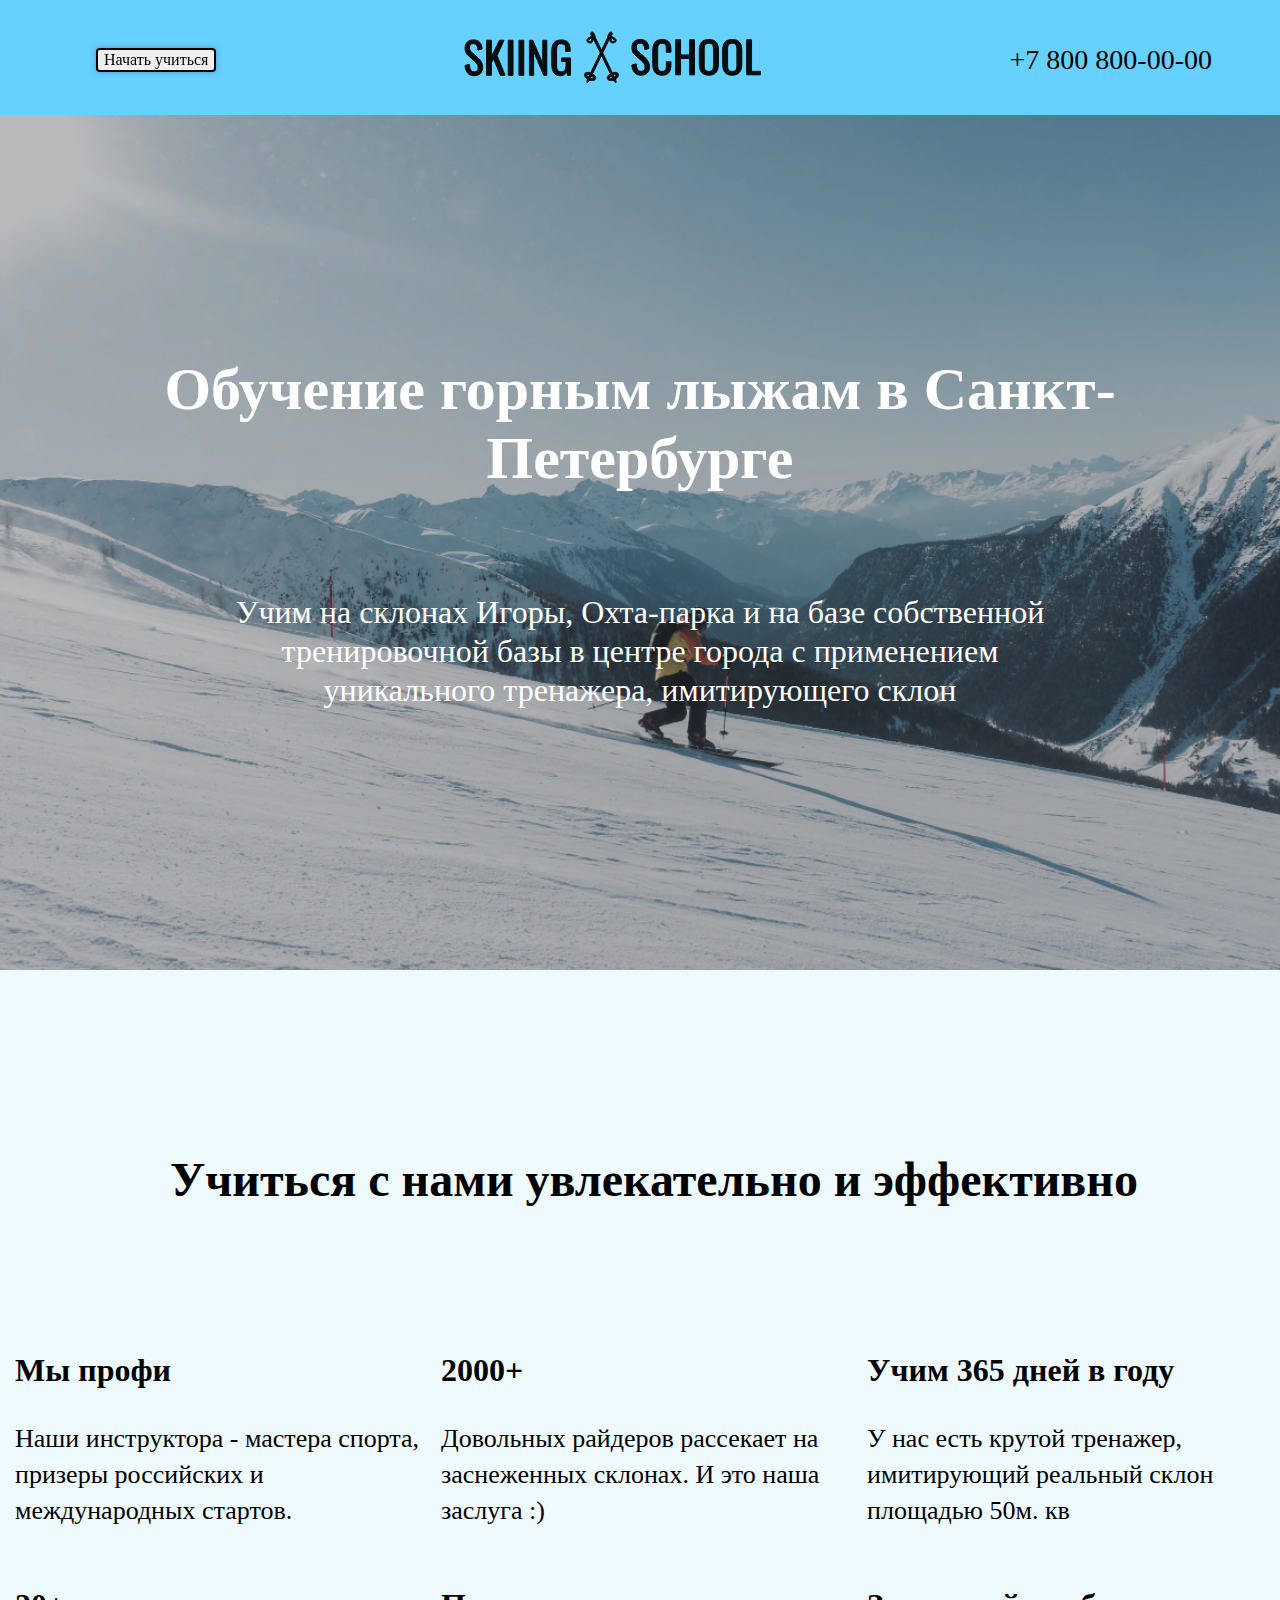
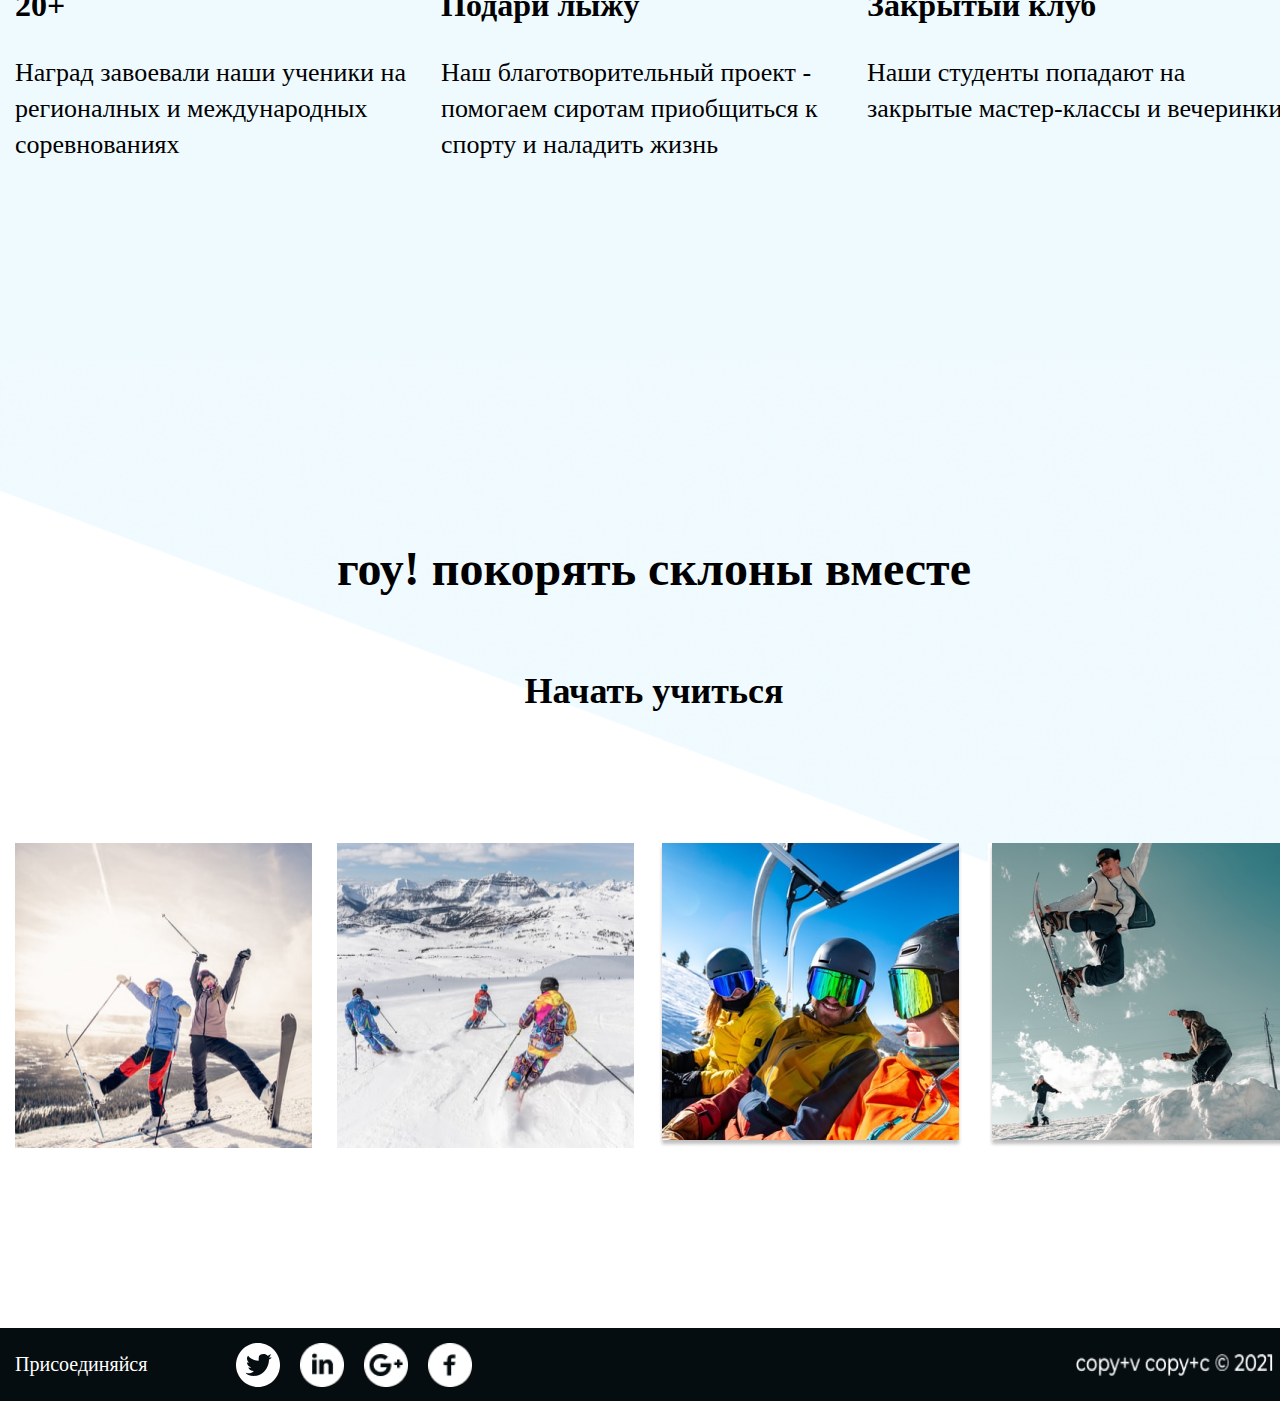
<file: index.html>
<!DOCTYPE html>
<html lang="ru">
<head>
    <meta charset="UTF-8">
    <meta http-equiv="X-UA-Compatible" content="IE=edge">
    <meta name="viewport" content="width=device-width, initial-scale=1.0">
    <link rel="stylesheet" href="css/normalize.css">
    <link rel="stylesheet" href="css/style.css">
    <title>Горнолыжная школа</title>
</head>
<body>
    <header class="header">
        <div class="header_inner">
            <div class="header_wrap">
                <button><a href="#">Начать учиться</a></button> 
                <div class="logo"><img      src="img/logo.svg" alt=""></div>
                <div class="phone">+7 800 800-00-00</div>
            </div>
        </div>
    </header>

    <main>
        <div class="promo">
            <div class="promo_content">
                <h1>Обучение горным лыжам в Санкт-Петербурге</h1>
                <div class="learn">Учим на склонах Игоры, Охта-парка и на базе собственной тренировочной базы в центре города с применением уникального тренажера, имитирующего склон</div>
            </div>
        </div>
        <div class="services">
            <div class="services_inner">
                <h2>Учиться с нами увлекательно и эффективно</h2>
                <ul class="list">
                    <li>
                        <h3>Мы профи</h3>
                        <p>Наши инструктора - мастера спорта, призеры российских и международных стартов.</p>
                    </li>
                    <li>
                        <h3>2000+</h3>
                        <p>Довольных райдеров рассекает на заснеженных склонах. И это наша заслуга :)</p>
                    </li>
                    <li>
                        <h3>Учим 365 дней в году</h3>
                        <p>У нас есть крутой тренажер, имитирующий реальный склон площадью 50м. кв</p>
                    </li>
                    <li>
                        <h3>20+</h3>
                        <p>Наград завоевали наши ученики на регионалных и международных соревнованиях</p>
                    </li>
                    <li>
                        <h3>Подари лыжу</h3>
                        <p>Наш благотворительный проект - помогаем сиротам приобщиться к спорту и наладить жизнь</p>
                    </li>
                    <li>
                        <h3>Закрытый клуб</h3>
                        <p>Наши студенты попадают на закрытые мастер-классы и вечеринки</p>
                    </li>
                </ul>
            </div>
        </div>

        <section class="lead">
            <div class="lead_inner">
                <h2>гоу! покорять склоны вместе</h2>
                <a href="#"> <h3>Начать учиться</h3></a>
                <div class="vision">
                    <img src="img/два лыжника.jpg" alt="Два лыжника позируют"> 
                    <img src="img/три лыжника на склоне.jpg" alt="Три лыжника спускаются по склону">
                    <img src="img/три лыжника.png" alt="Три лыжника отдыхают">
                    <img src="img/лыжники в полете.jpg" alt="Три лыжника в прыжке">
                </div>
            </div>
        </section>
    </main>

    <footer>
        <div class="footer_wrap">

            <p><a href="#">Присоединяйся</a></p>
            <img src="img/whh_circletwitter.svg" alt="Твиттер">
            <img src="img/insta.png" alt="Инстаграмм" class="social">
            <img src="img/Vector (1).png" alt="Гугл" class="social">
            <img src="img/facebook.png" alt="Фейсбук" class="social">
            <img src="img/copy+v copy+c © 2021.png" alt="">

        </div>
    </footer>
    <!-- <script src="scripts/script.js"></script>    -->
</body>
</html>
</file>
<file: css/style.css>
@font-face {
    font-family: 'Montserrat', sans-serif;
    src: url(../font/Montserrat-VariableFont_wght.ttf);
    font-weight: 500;
    font-style: normal;
}
@font-face {
    font-family: 'Oswald', sans-serif;
    src: url(../font/Oswald-Medium.ttf);
    font-weight: 500;
    font-style: normal;
}
body {
    box-sizing: border-box;

}

.header {
    width: 100%;
    font-family: Montserrat;
    background-color: #66d1ff;
}
.header_inner {
    width: 1278px;
    margin: 0 auto;
    padding: 0 15px;
   
}
.header_wrap {
    display: flex;
    justify-content: space-between;
    width: 100%;
    align-items: center;
   
}

button {
    margin-left: 81px;
    border-radius: 4px;
    border: 2px solid  black;
    filter: drop-shadow(0 0 3px rgba(0, 0, 0, 0.25));
}

a {
    text-decoration: none;
    color: black;
}

a:hover {
    color: red;
}
.logo {
    margin: 31px 0 31px 0;
}
.phone {
    margin-right: 81px;
    line-height: 34.13px;
    font-weight: 500;
    font-size: 28px;
}

.promo {
    background-image: url(../img/promo.jpg);
    width: 100wv;
    background-position: center center;
    background-repeat: no-repeat;
    background-size: cover;
    background-color: rgba(6, 13, 16, 0.25);
    text-align: center;
    margin-top: -45px;
   
}
.promo_content {
    max-width: 1278px; 
    margin: 0 auto;
    padding: 0 15px;
   
}
h1 {
    font-family: Oswald;
    font-size: 60px;
    color: #FFFFFF;
    padding-top: 240px;
}
.promo .learn {
    font-family: Montserrat;
    vertical-align: center;
    font-size: 32px;
    line-height: 39px;
    color: #FFFFFF;
    filter: drop-shadow( 2px #060D10);
    padding: 60px 16.66% 260px 16.66%;
}

.services {
    font-family: Oswald;
    background-image: url(../img/Rectangle\ 4\ \(2\).png);
    padding: 170px 0;  
    background-size: cover;
}

.services_inner {
    width: 1278px;
    margin: 0 auto;
    padding: 0 15px;
         
}

h2 {
    font-family: Oswald;
    font-size: 48px;
    line-height: 80px;
    width: 978px;
    margin: 0 auto;
    text-align: center;
}

h3 {
    font-size: 32px;
    font-family: Oswald;
}

ul {
    display: flex;
    flex-wrap: wrap;
    margin: 100px 0 0 -40px;
    list-style: none;
    justify-content: space-between;

}

li {
    flex-basis: 33.33%;
}

li p{
    font-family: Montserrat;
    font-weight: 400;
    font-size: 26px;
    line-height: 36px;
}

.lead {
    background-image: url(../img/Rectangle\ 4.png);
    background-size: cover;
    
}

.lead_inner {
    width: 1278px;
    margin: 0 auto;
    padding: 170px 15px 180px;
 
}

.vision {
    display: flex;
    flex-wrap: wrap;
    margin: 0 auto;
    justify-content: space-between;
 
}

.vision img {
   display: block;
   max-width: 25%;
   padding-left: 20px;
   

}
.vision  :first-child {
    padding-left: 0;
   
}
.lead h3 {
    font-family: Montserrat;
    font-size: 36px;
    line-height: 44px;
    text-align: center;
    margin: 60px 0 130px;
}

footer {
    width: 100vw;
    background-color: #060D10;
}

.footer_wrap {
    display: flex;
    flex-wrap: wrap;
    margin: 0 auto;
    width: 1278px;
    padding: 0 15px;
    justify-content: space-between;
    align-items: center;
    
}

.footer_wrap :first-child {
    display: block;
    width: 171px;
    height: 33px;
    font-family: 
    Montserrat;
    font-size: 20px;
    line-height: 33px;
    padding-right: 50px;
}

.footer_wrap img {
    display: block;
    width: 44px;
    padding-right: 20px;
}

.footer_wrap :last-child {
    display: block;
    width: 197px;
    height: 22px;
    margin-left: auto;
}

.footer_wrap a {
    color: white;
  
}
.footer_wrap a:hover {
    color: red;
}
/* break point */
/* @media (max-width:1300px); */
/* @media (max-width:1300px) {
    .promo {
        margin-top: 0;
    }
    li {
        flex-basis: 50%;
    }
    .vision img {
      width: 50%;
      padding: 10px;
      background-color: brown;
    }
    .footer_wrap {
        flex-basis: 33.33%;
    }
  }
@media (max-width:1285px) {
    .footer_wrap {
        flex-basis: 100%;
        align-items: center;
        justify-content: center;
    } */
    /* .vision img {
        flex-basis: 100%;
        padding: 5px;
      }    */
/* } */
</file>
